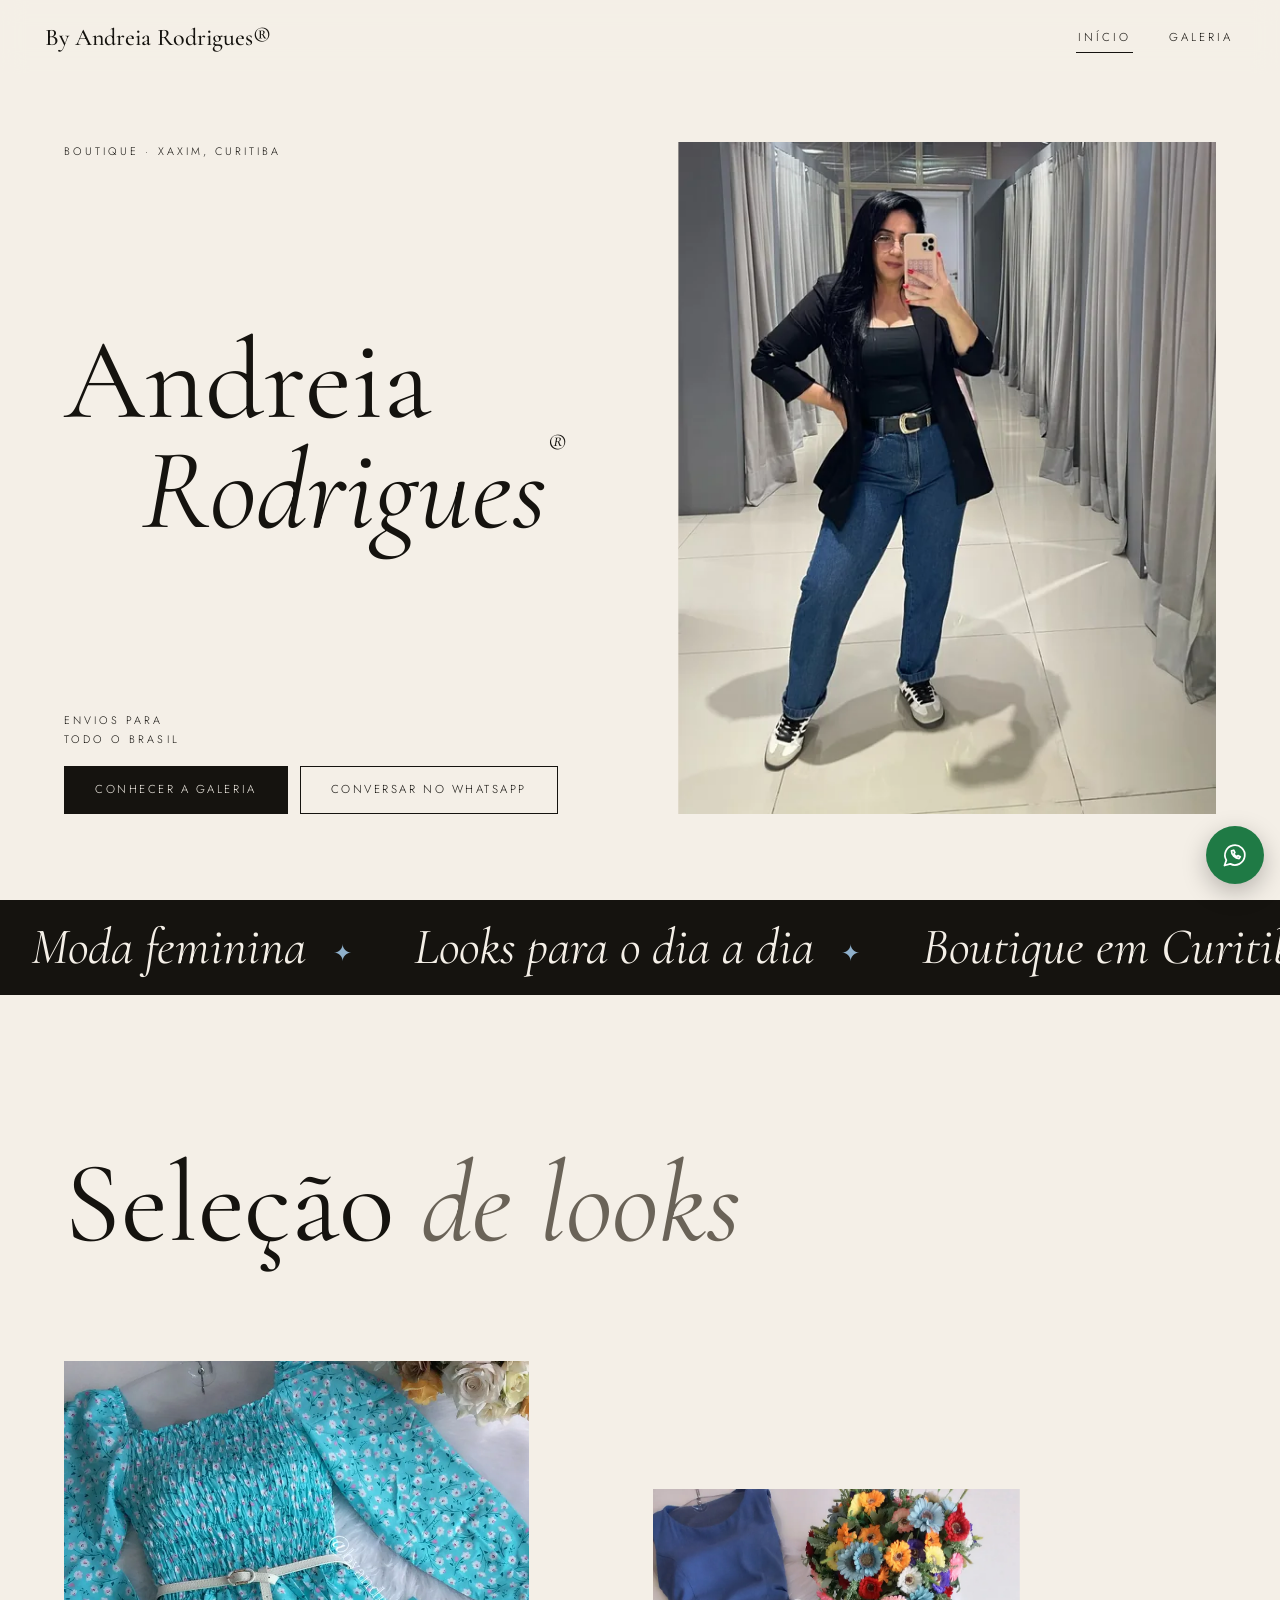
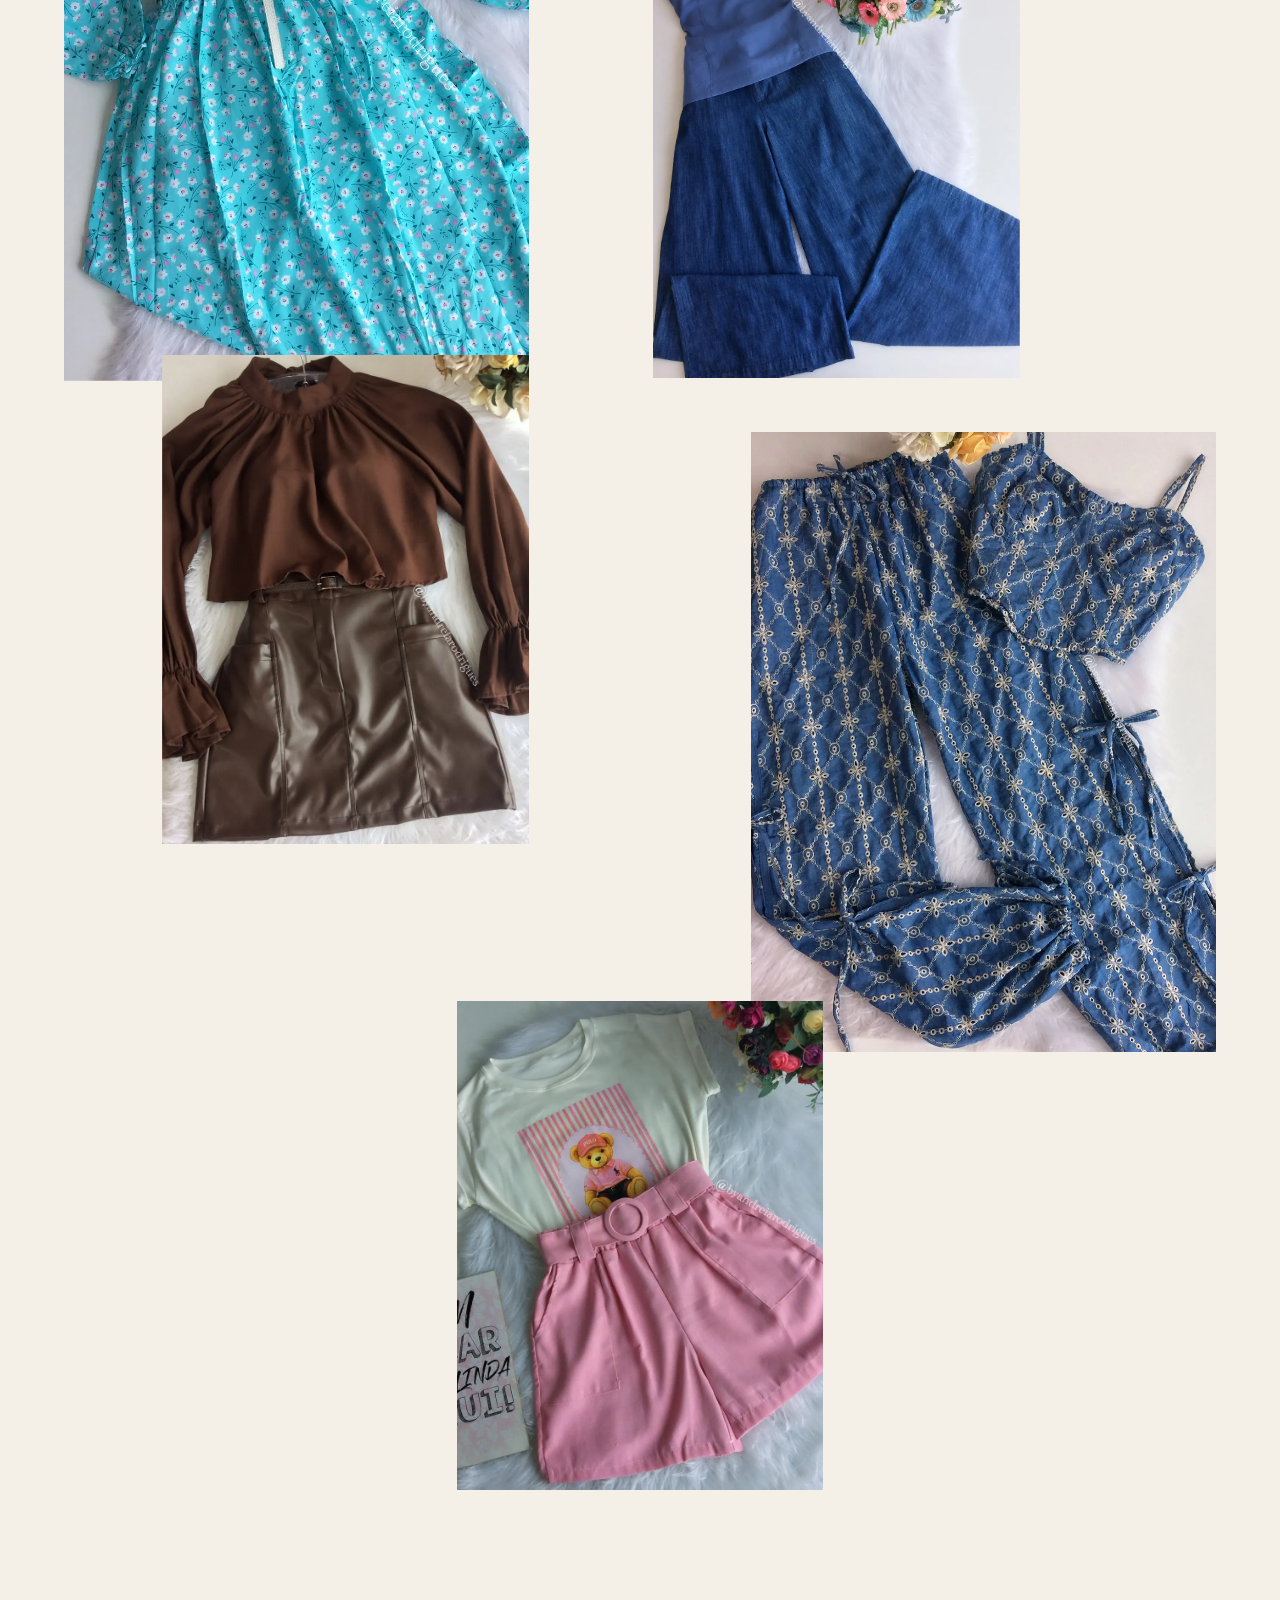
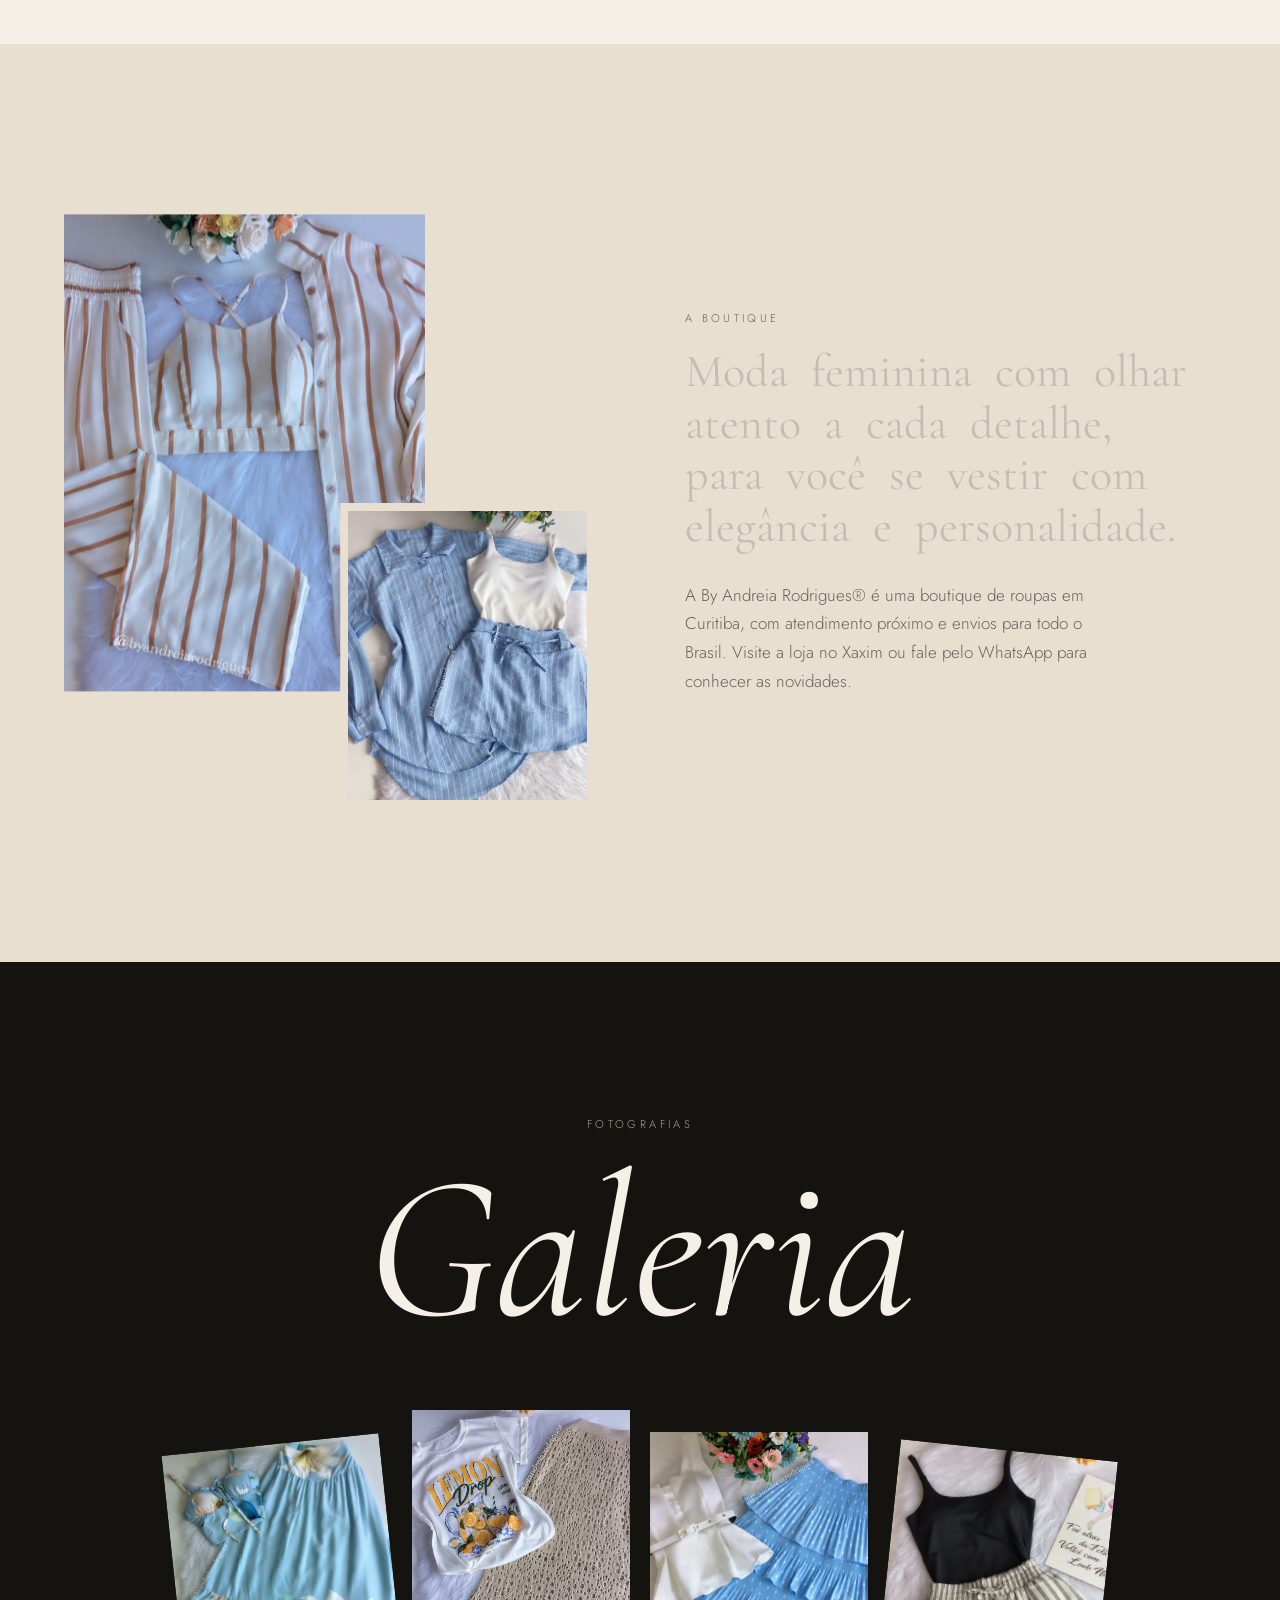
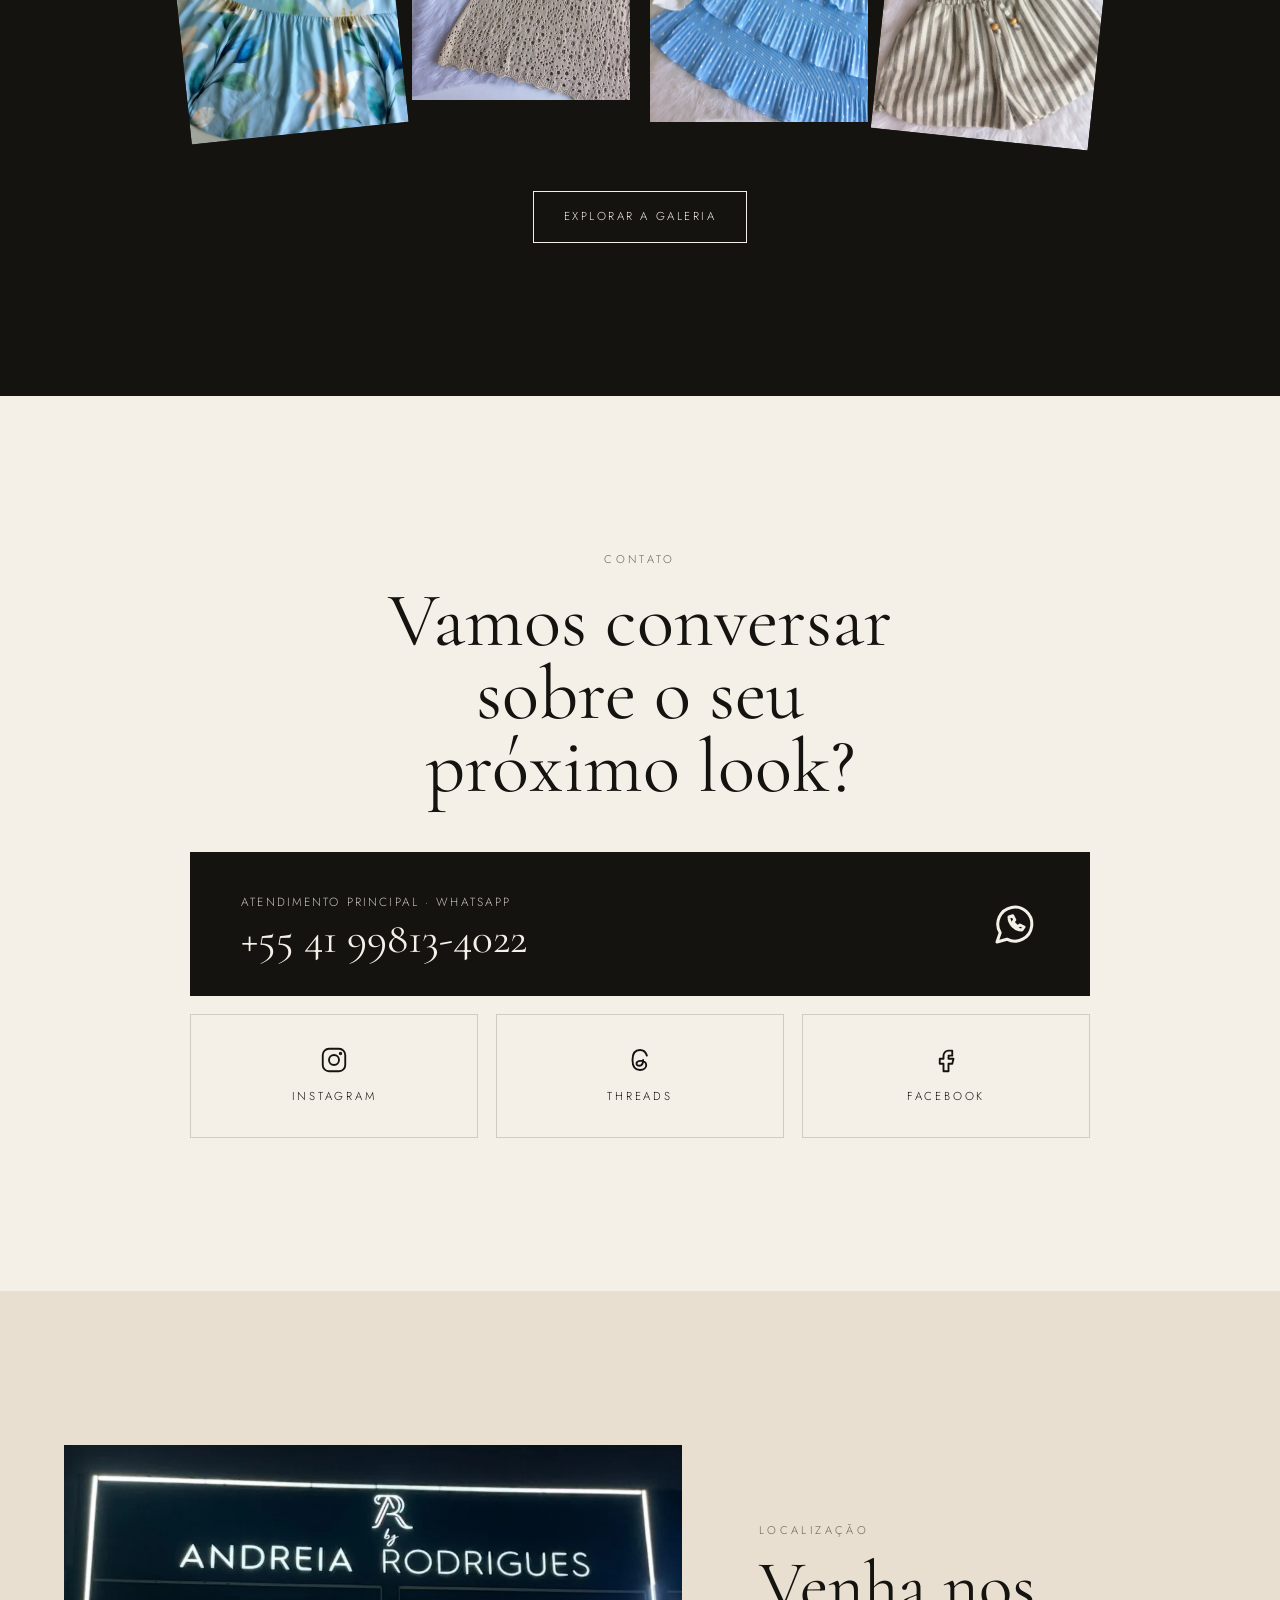
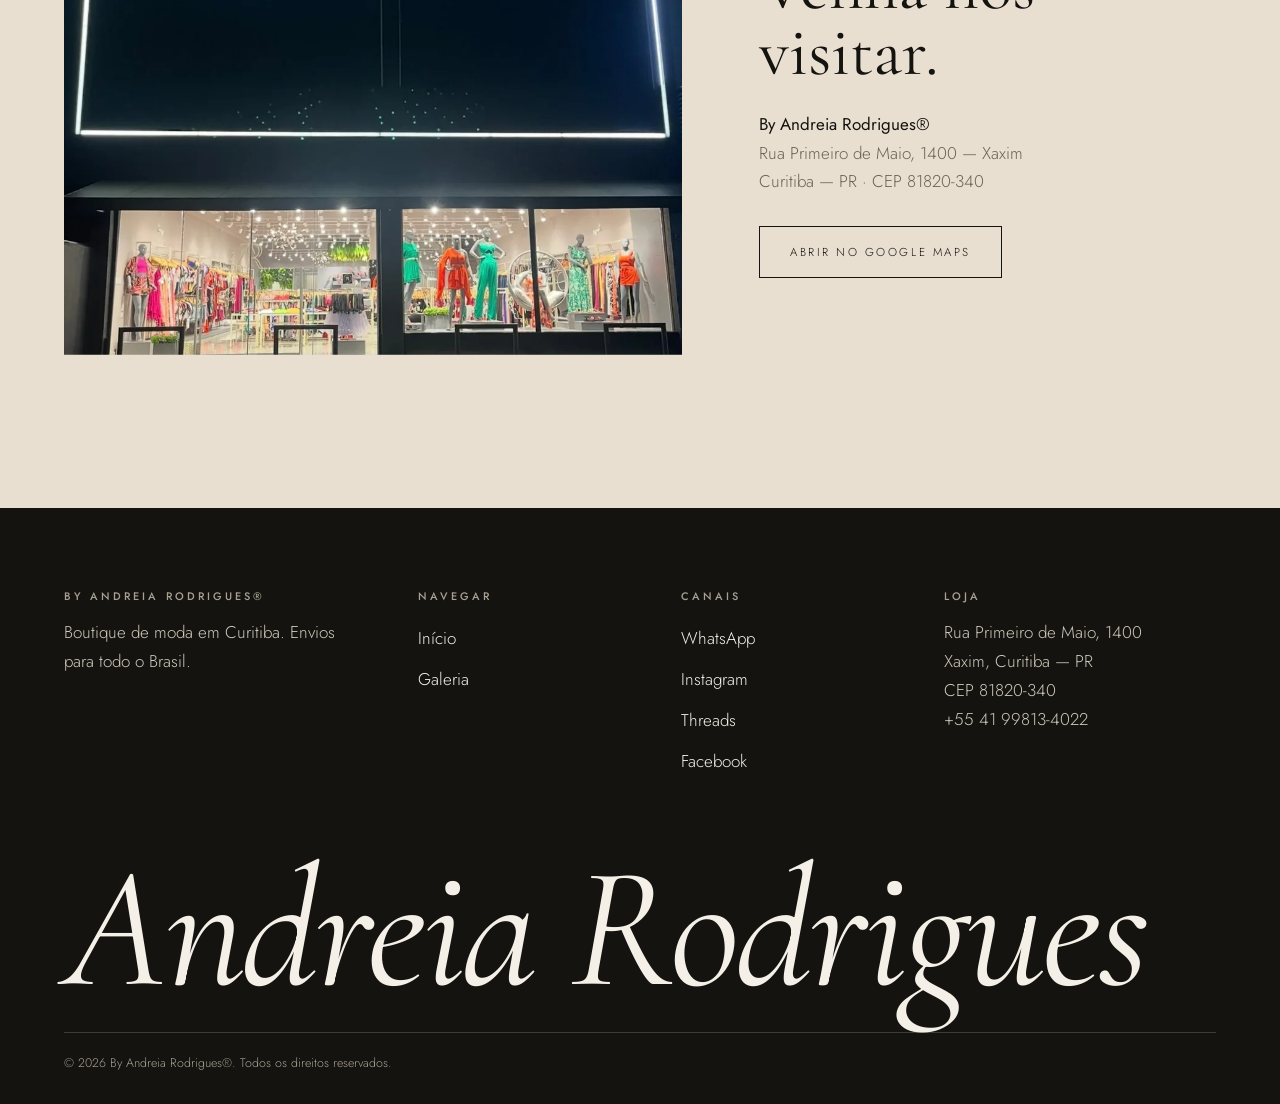
<file: index.html>
<!DOCTYPE html>
<html lang="pt-BR">
<head>
<meta charset="utf-8">
<meta name="viewport" content="width=device-width, initial-scale=1, viewport-fit=cover">
<title>By Andreia Rodrigues® — Boutique em Curitiba</title>
<meta name="description" content="By Andreia Rodrigues®, boutique de moda feminina no Xaxim, Curitiba. Conheça as peças e fale com a loja pelo WhatsApp. Envios para todo o Brasil.">
<meta name="theme-color" content="#15130f">
<meta property="og:title" content="By Andreia Rodrigues® — Boutique em Curitiba"><meta property="og:description" content="By Andreia Rodrigues®, boutique de moda feminina no Xaxim, Curitiba. Conheça as peças e fale com a loja pelo WhatsApp. Envios para todo o Brasil."><meta property="og:type" content="website"><meta property="og:image" content="assets/images/hero/04.webp">
<link rel="preconnect" href="https://fonts.googleapis.com"><link rel="preconnect" href="https://fonts.gstatic.com" crossorigin>
<link href="https://fonts.googleapis.com/css2?family=Cormorant+Garamond:ital,wght@0,400;0,500;1,400&family=Jost:wght@300;400;500&display=swap" rel="stylesheet">
<link rel="preload" as="image" href="assets/images/hero/andreia.webp" imagesrcset="assets/images/hero/andreia-720.webp 720w, assets/images/hero/andreia.webp 1080w" imagesizes="(max-width:900px) 92vw, 44vw">
<script>(function(h,w){h.className+=' js';var B=w.__bar={need:['main','anim']};try{if(sessionStorage.getItem('bar-intro'))h.className+=' no-intro'}catch(e){}setTimeout(function(){var ok=true,k;for(k=0;k<B.need.length;k++)if(!B[B.need[k]])ok=false;if(!ok||(B.need.length>1&&!document.body.classList.contains('ready')))h.className+=' no-anim'},5000)})(document.documentElement,window)</script>
<link rel="stylesheet" href="assets/css/style.css">
<script type="application/ld+json">{"@context":"https://schema.org","@type":"ClothingStore","name":"By Andreia Rodrigues®","telephone":"+55 41 99813-4022","address":{"@type":"PostalAddress","streetAddress":"Rua Primeiro de Maio, 1400","addressLocality":"Curitiba","addressRegion":"PR","postalCode":"81820-340","addressCountry":"BR"},"sameAs":["https://www.instagram.com/byandreiarodrigues/","https://www.threads.com/@byandreiarodrigues","https://www.facebook.com/ByAndreiaRodrigues/"]}</script>
</head>
<body class="home">
<a class="skip" href="#main">Ir para o conteúdo</a>
<div class="cv" aria-hidden="true"></div>
<div id="intro" aria-hidden="true"><div><div class="nm"></div><small>Boutique · Curitiba</small></div></div>
<header><a class="logo" href="index.html" data-pg aria-label="By Andreia Rodrigues, início">By Andreia Rodrigues®</a>
<button class="bg" aria-label="Abrir menu" aria-expanded="false"><i></i><i></i></button>
<nav aria-label="Principal"><a href="index.html" data-pg aria-current="page">Início</a><a href="galeria.html" data-pg>Galeria</a></nav></header>
<main id="main">
<section class="hero" aria-label="Apresentação">
<div class="h-grid">
<p class="h-s a">Boutique · Xaxim, Curitiba</p>
<h1 class="h-name"><span class="sr" style="position:absolute;width:1px;height:1px;overflow:hidden;clip-path:inset(50%)">By </span><span class="ln n1">Andreia</span> <span class="ln n2">Rodrigues<sup>®</sup></span></h1>
<figure class="h-main"><img src="assets/images/hero/andreia.webp" srcset="assets/images/hero/andreia-720.webp 720w, assets/images/hero/andreia.webp 1080w" sizes="(max-width:900px) 92vw, 44vw" width="1080" height="1080" alt="Andreia, da By Andreia Rodrigues, de blazer preto, jeans e tênis, fotografando-se no espelho" loading="eager" decoding="async" fetchpriority="high"></figure>
<div class="h-foot"><p class="h-s d">Envios para<br>todo o Brasil</p>
<div class="h-cta"><a class="btn f" href="galeria.html" data-pg>Conhecer a galeria</a><a class="btn" href="https://wa.me/5541998134022" target="_blank" rel="noopener" style="background:var(--iv)">Conversar no WhatsApp</a></div></div>
</div>
</section>
<div class="mq" aria-hidden="true"><div><span>Moda feminina</span><span>Looks para o dia a dia</span><span>Boutique em Curitiba</span><span>Detalhes que fazem a diferença</span><span>Envios para todo o Brasil</span><span>Xaxim</span><span>Moda feminina</span><span>Looks para o dia a dia</span><span>Boutique em Curitiba</span><span>Detalhes que fazem a diferença</span><span>Envios para todo o Brasil</span><span>Xaxim</span><span>Moda feminina</span><span>Looks para o dia a dia</span><span>Boutique em Curitiba</span><span>Detalhes que fazem a diferença</span><span>Envios para todo o Brasil</span><span>Xaxim</span><span>Moda feminina</span><span>Looks para o dia a dia</span><span>Boutique em Curitiba</span><span>Detalhes que fazem a diferença</span><span>Envios para todo o Brasil</span><span>Xaxim</span></div></div>
<section class="blk looks"><h2 class="rv">Seleção <em>de looks</em></h2>
<div class="mk l1"><img src="assets/images/gallery/06.webp" width="1000" height="1130" alt="Vestido floral turquesa" loading="lazy" decoding="async"></div><div class="mk l2"><img src="assets/images/gallery/02.webp" width="997" height="1300" alt="Conjunto jeans azul" loading="lazy" decoding="async"></div><div class="mk l3"><img src="assets/images/gallery/05.webp" width="1000" height="1119" alt="Blusa e saia marrons" loading="lazy" decoding="async"></div><div class="mk l4"><img src="assets/images/gallery/24.webp" width="1000" height="1207" alt="Conjunto estampado azul" loading="lazy" decoding="async"></div><div class="mk l5"><img src="assets/images/gallery/19.webp" width="1000" height="1156" alt="Camiseta e short rosa" loading="lazy" decoding="async"></div></section>
<section class="blk about" id="loja"><div class="stack"><div class="mk s1" data-speed=".05"><img src="assets/images/gallery/03.webp" width="1000" height="1194" alt="Conjunto listrado em tons neutros" loading="lazy" decoding="async"></div><div class="mk s2"><img src="assets/images/gallery/12.webp" width="1000" height="1182" alt="Conjunto listrado azul" loading="lazy" decoding="async"></div></div>
<div><p class="eb rv">A boutique</p><p class="kin" style="margin-top:18px">Moda feminina com olhar atento a cada detalhe, para você se vestir com elegância e personalidade.</p>
<p class="t rv">A By Andreia Rodrigues® é uma boutique de roupas em Curitiba, com atendimento próximo e envios para todo o Brasil. Visite a loja no Xaxim ou fale pelo WhatsApp para conhecer as novidades.</p></div></section>
<section class="blk cta2"><p class="eb rv" style="color:#a8a093">Fotografias</p><h2 class="rv">Galeria</h2>
<div class="fan"><a href="galeria.html" data-pg tabindex="-1" aria-hidden="true"><img src="assets/images/gallery/16.webp" width="1000" height="1225" alt="Conjunto azul claro com estampa floral" loading="lazy" decoding="async"></a><a href="galeria.html" data-pg tabindex="-1" aria-hidden="true"><img src="assets/images/gallery/18.webp" width="1000" height="1146" alt="Camiseta e saia de crochê" loading="lazy" decoding="async"></a><a href="galeria.html" data-pg tabindex="-1" aria-hidden="true"><img src="assets/images/gallery/20.webp" width="1000" height="1164" alt="Blusa branca e saia azul de babados" loading="lazy" decoding="async"></a><a href="galeria.html" data-pg tabindex="-1" aria-hidden="true"><img src="assets/images/gallery/21.webp" width="1000" height="1165" alt="Regata preta e short listrado" loading="lazy" decoding="async"></a></div>
<a class="btn l" href="galeria.html" data-pg>Explorar a galeria</a></section>
<section class="blk contact" id="contato"><p class="eb rv">Contato</p><h2 class="rv">Vamos conversar sobre o seu próximo look?</h2>
<a class="wa rv" href="https://wa.me/5541998134022" target="_blank" rel="noopener"><span><small>Atendimento principal · WhatsApp</small><b>+55 41 99813-4022</b></span><svg class="ic" viewBox="0 0 24 24" aria-hidden="true"><path d="M3 21l1.6-4.6A8.5 8.5 0 1 1 8 19.6z"/><path d="M9 8.5c0 3.5 3 6.5 6.5 6.5l1-1.5-2-1-1 .8c-1-.4-2-1.4-2.4-2.4l.8-1-1-2z"/></svg></a>
<div class="soc rv"><a href="https://www.instagram.com/byandreiarodrigues/" target="_blank" rel="noopener"><svg class="ic" viewBox="0 0 24 24" aria-hidden="true"><rect x="3" y="3" width="18" height="18" rx="5"/><circle cx="12" cy="12" r="4"/><circle cx="17.2" cy="6.8" r=".6"/></svg>Instagram</a><a href="https://www.threads.com/@byandreiarodrigues" target="_blank" rel="noopener"><svg class="ic" viewBox="0 0 24 24" aria-hidden="true"><path d="M17.5 8.5C16.6 5.6 14.6 4 12 4 8.3 4 6 6.8 6 12s2.3 8 6 8c3 0 5-1.6 5-4 0-2.4-2.2-3.6-5-3.3-1.8.2-2.8 1-2.8 2.2 0 1.100 1 1.800 2.300 1.700 2 0 3-1.800 3-4.600"/></svg>Threads</a><a href="https://www.facebook.com/ByAndreiaRodrigues/" target="_blank" rel="noopener"><svg class="ic" viewBox="0 0 24 24" aria-hidden="true"><path d="M14 8.5h3v-4h-3a4 4 0 0 0-4 4V11H7v4h3v6h4v-6h3l1-4h-4V9.300c0-.5.300-.8 1-.8z"/></svg>Facebook</a></div></section>
<section class="blk loc" id="localizacao"><div class="mk"><img src="assets/images/details/01.webp" width="1000" height="1000" alt="Fachada da loja By Andreia Rodrigues com letreiro iluminado" loading="lazy" decoding="async"></div>
<div><p class="eb rv">Localização</p><h2 class="rv">Venha nos visitar.</h2><address class="rv"><b>By Andreia Rodrigues®</b><br>Rua Primeiro de Maio, 1400 — Xaxim<br>Curitiba — PR · CEP 81820-340</address>
<a class="btn rv" href="https://www.google.com/maps/search/?api=1&query=Rua+Primeiro+de+Maio+1400+Xaxim+Curitiba+PR+81820-340" target="_blank" rel="noopener">Abrir no Google Maps</a></div></section></main>
<footer><div class="fg">
<div><h3>By Andreia Rodrigues®</h3><p style="color:#cfc8bb;max-width:28ch">Boutique de moda em Curitiba. Envios para todo o Brasil.</p></div>
<div><h3>Navegar</h3><ul><li><a href="index.html">Início</a></li><li><a href="galeria.html">Galeria</a></li></ul></div>
<div><h3>Canais</h3><ul><li><a href="https://wa.me/5541998134022" target="_blank" rel="noopener">WhatsApp</a></li><li><a href="https://www.instagram.com/byandreiarodrigues/" target="_blank" rel="noopener">Instagram</a></li><li><a href="https://www.threads.com/@byandreiarodrigues" target="_blank" rel="noopener">Threads</a></li><li><a href="https://www.facebook.com/ByAndreiaRodrigues/" target="_blank" rel="noopener">Facebook</a></li></ul></div>
<div><h3>Loja</h3><address>Rua Primeiro de Maio, 1400<br>Xaxim, Curitiba — PR<br>CEP 81820-340<br>+55 41 99813-4022</address></div></div>
<div class="wm" aria-hidden="true"> Andreia Rodrigues</div>
<div class="copy">© <span id="yr">2026</span> By Andreia Rodrigues®. Todos os direitos reservados.</div></footer>
<a class="fab" href="https://wa.me/5541998134022" target="_blank" rel="noopener" aria-label="Conversar no WhatsApp"><svg class="ic" viewBox="0 0 24 24" aria-hidden="true"><path d="M3 21l1.6-4.6A8.5 8.5 0 1 1 8 19.6z"/><path d="M9 8.5c0 3.5 3 6.5 6.5 6.5l1-1.5-2-1-1 .8c-1-.4-2-1.4-2.4-2.4l.8-1-1-2z"/></svg></a>
<button class="top" aria-label="Voltar ao topo">↑</button>
<script src="assets/js/main.js" defer></script>
<script src="assets/js/animations.js" defer></script>
</body></html>
</file>
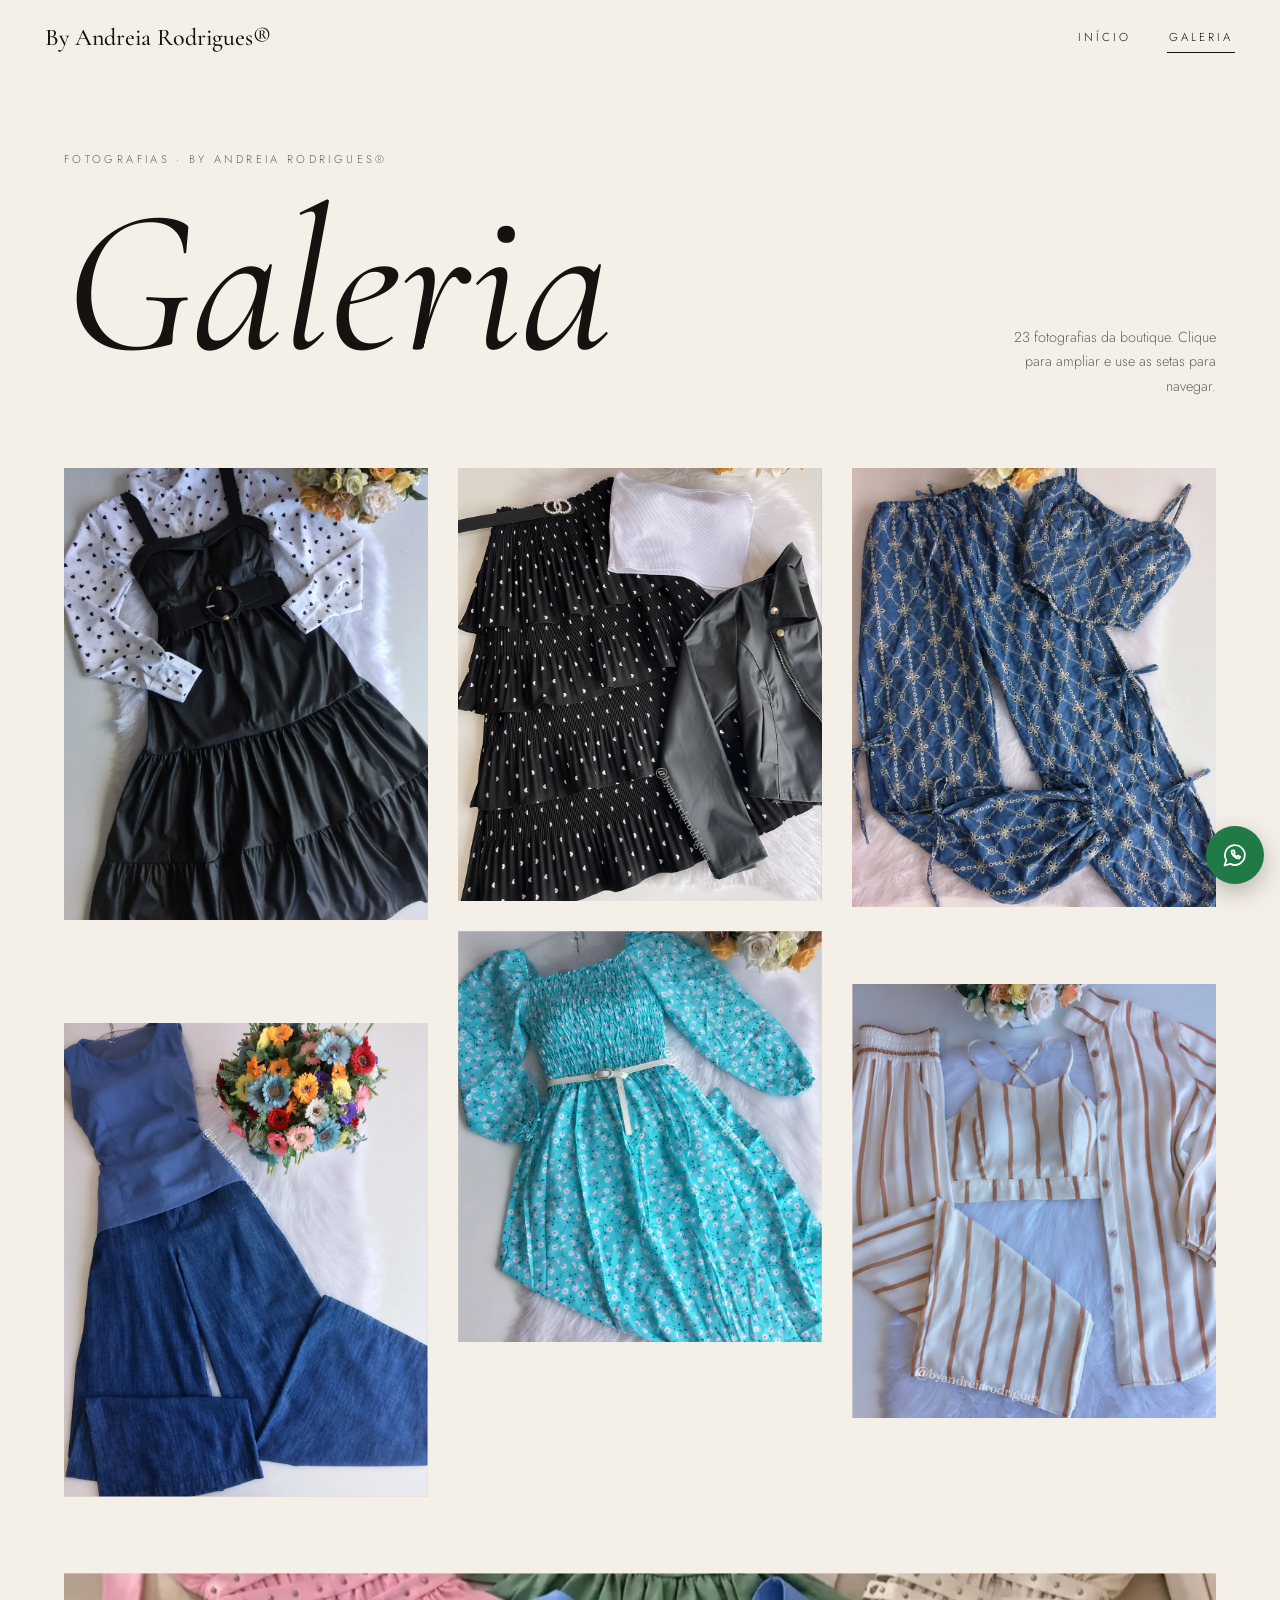
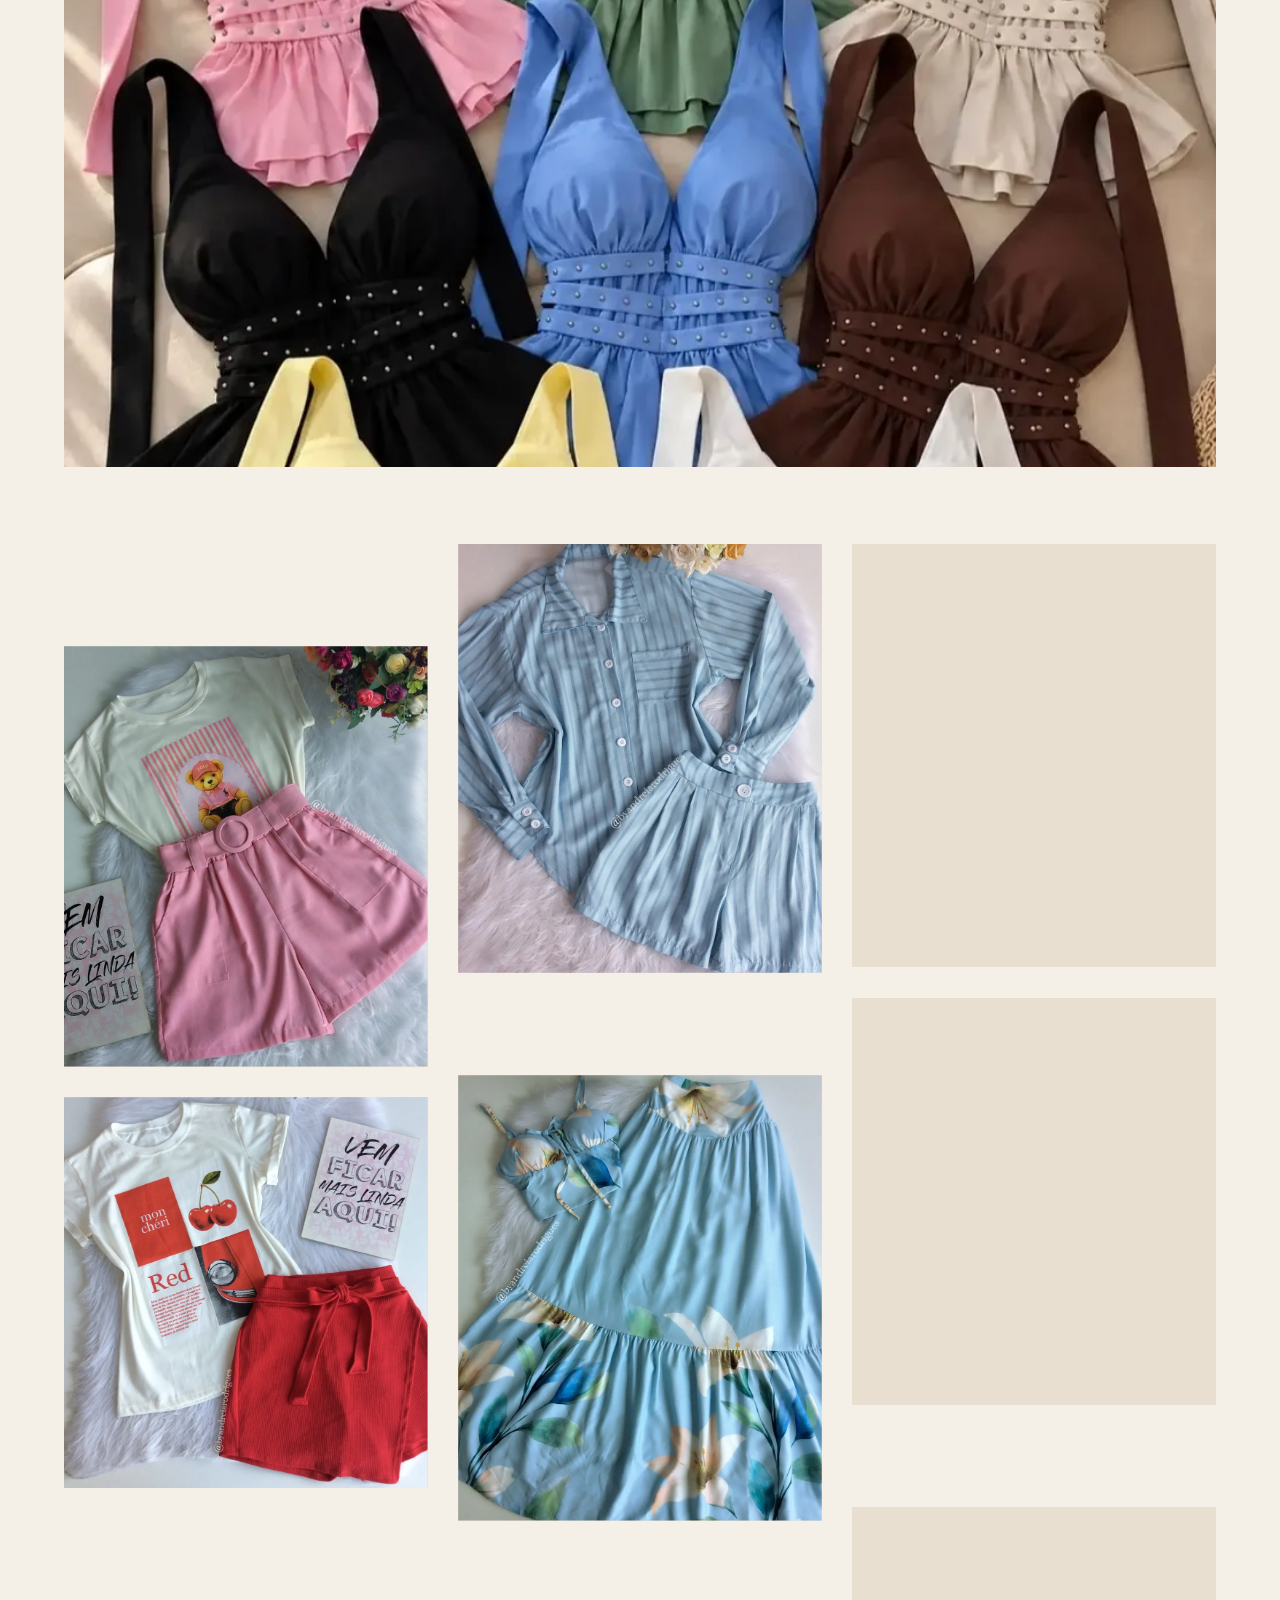
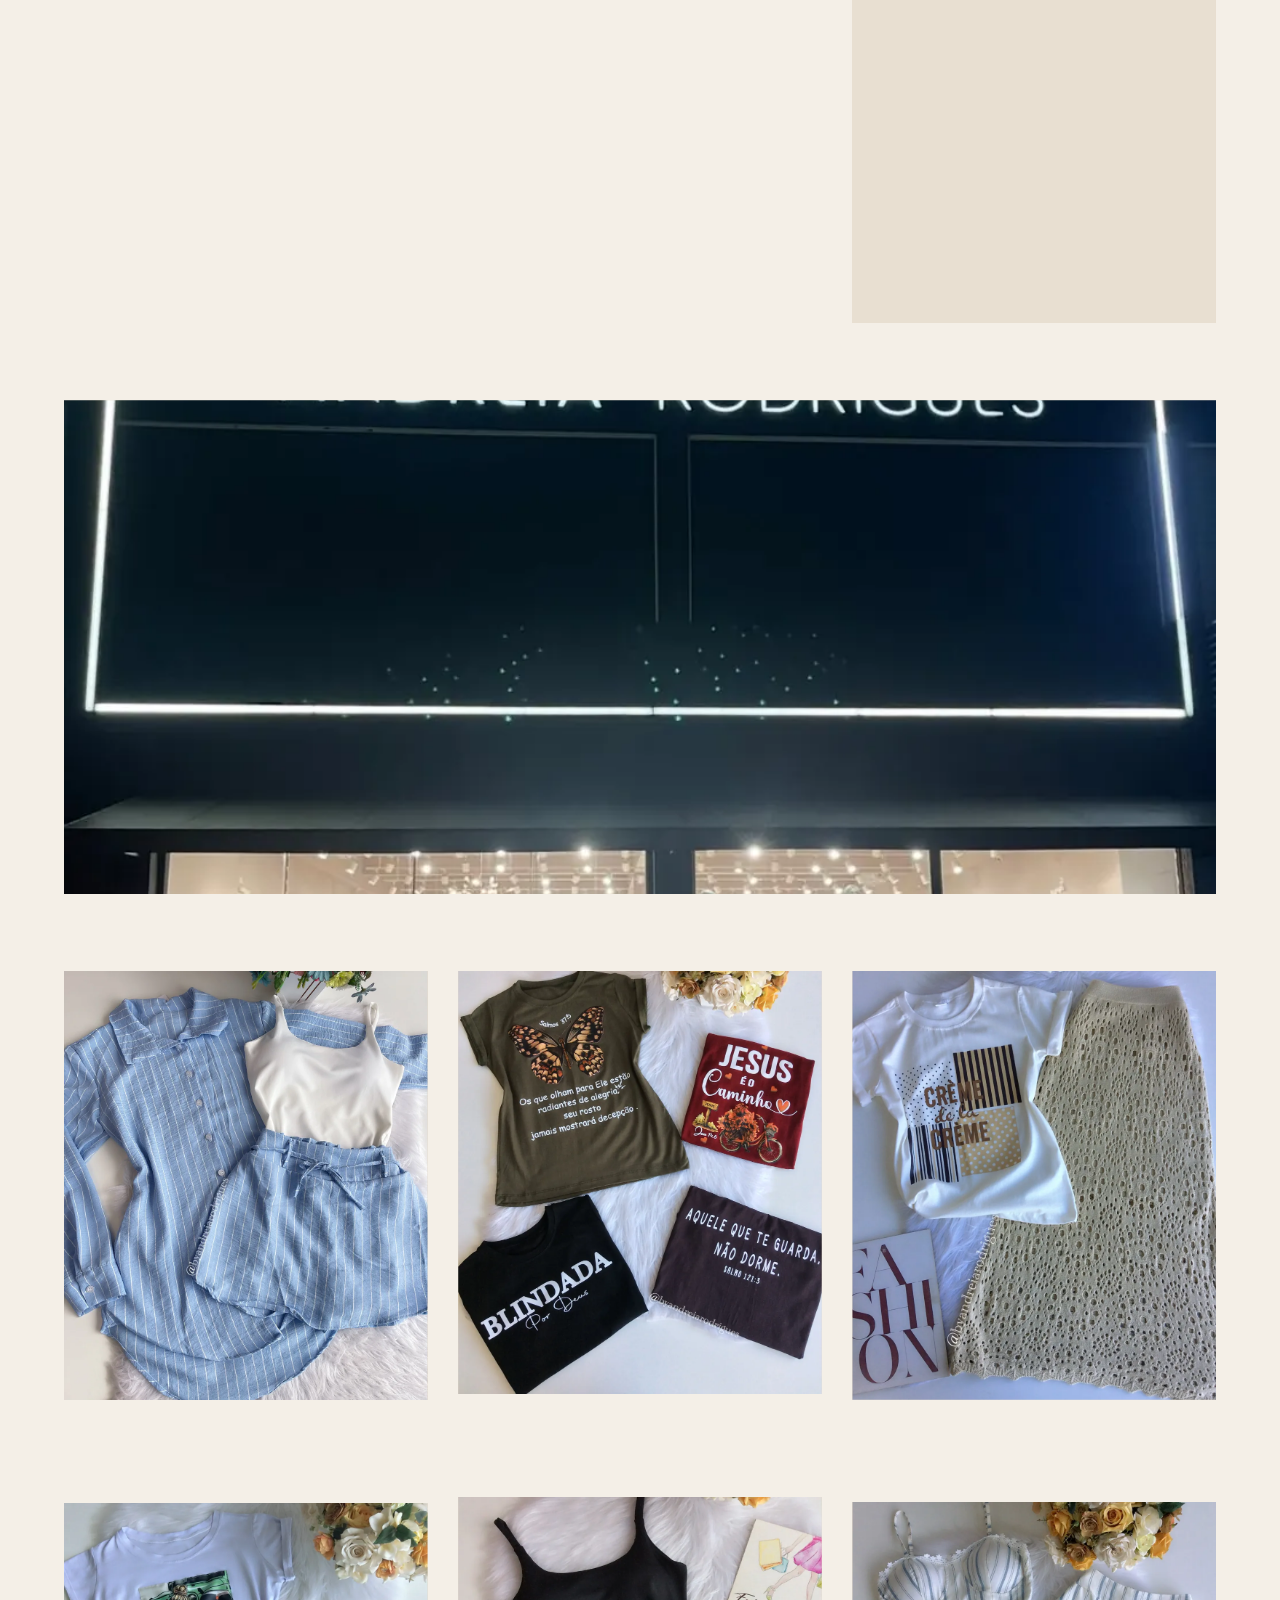
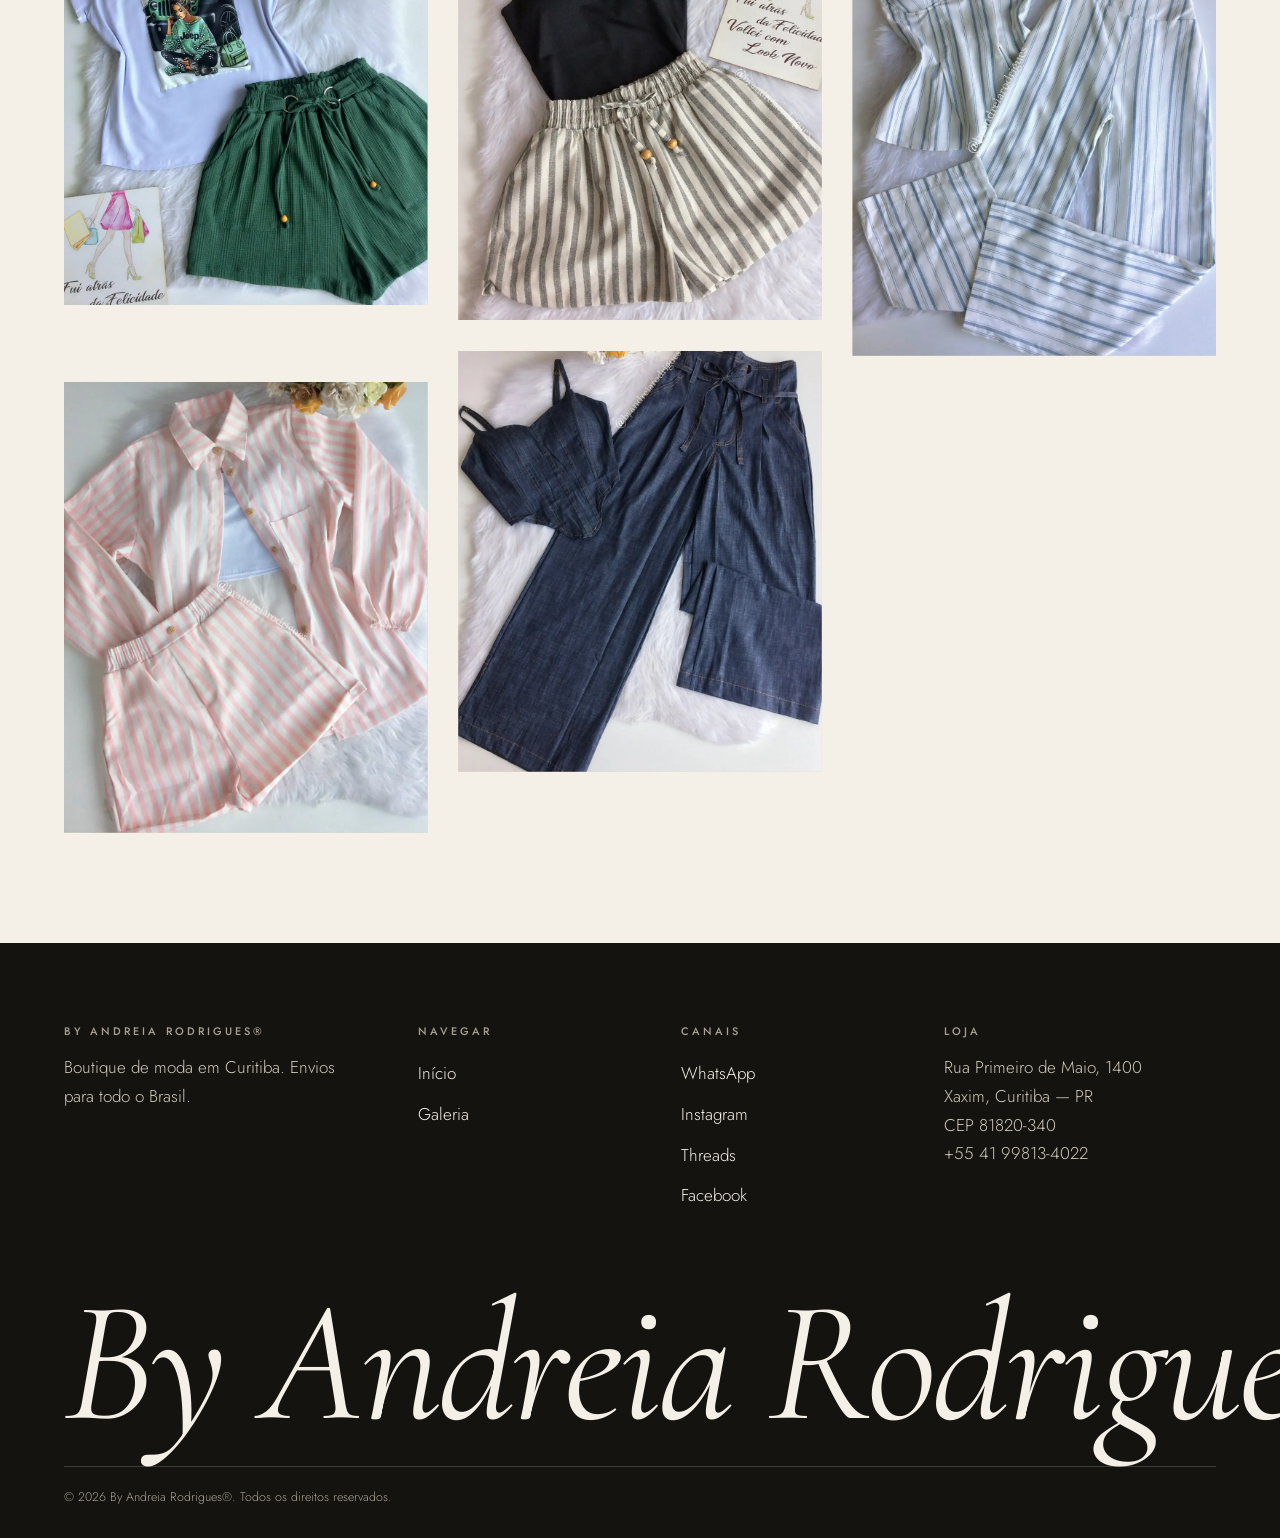
<file: galeria.html>
<!DOCTYPE html>
<html lang="pt-BR">
<head>
<meta charset="utf-8">
<meta name="viewport" content="width=device-width, initial-scale=1, viewport-fit=cover">
<title>Galeria — By Andreia Rodrigues®</title>
<meta name="description" content="Fotografias da boutique By Andreia Rodrigues®, em Curitiba: looks, conjuntos e detalhes.">
<meta name="theme-color" content="#15130f">
<meta property="og:title" content="Galeria — By Andreia Rodrigues®"><meta property="og:description" content="Fotografias da boutique By Andreia Rodrigues®, em Curitiba: looks, conjuntos e detalhes."><meta property="og:type" content="website"><meta property="og:image" content="assets/images/hero/04.webp">
<link rel="preconnect" href="https://fonts.googleapis.com"><link rel="preconnect" href="https://fonts.gstatic.com" crossorigin>
<link href="https://fonts.googleapis.com/css2?family=Cormorant+Garamond:ital,wght@0,400;0,500;1,400&family=Jost:wght@300;400;500&display=swap" rel="stylesheet">

<script>(function(h,w){h.className+=' js';var B=w.__bar={need:['main','anim','gal']};try{if(sessionStorage.getItem('bar-intro'))h.className+=' no-intro'}catch(e){}setTimeout(function(){var ok=true,k;for(k=0;k<B.need.length;k++)if(!B[B.need[k]])ok=false;if(!ok||(B.need.length>1&&!document.body.classList.contains('ready')))h.className+=' no-anim'},5000)})(document.documentElement,window)</script>
<link rel="stylesheet" href="assets/css/style.css"><link rel="stylesheet" href="assets/css/gallery.css">
<script type="application/ld+json">{"@context":"https://schema.org","@type":"ClothingStore","name":"By Andreia Rodrigues®","telephone":"+55 41 99813-4022","address":{"@type":"PostalAddress","streetAddress":"Rua Primeiro de Maio, 1400","addressLocality":"Curitiba","addressRegion":"PR","postalCode":"81820-340","addressCountry":"BR"},"sameAs":["https://www.instagram.com/byandreiarodrigues/","https://www.threads.com/@byandreiarodrigues","https://www.facebook.com/ByAndreiaRodrigues/"]}</script>
</head>
<body>
<a class="skip" href="#main">Ir para o conteúdo</a>
<div class="cv" aria-hidden="true"></div>
<header><a class="logo" href="index.html" data-pg aria-label="By Andreia Rodrigues, início">By Andreia Rodrigues®</a>
<button class="bg" aria-label="Abrir menu" aria-expanded="false"><i></i><i></i></button>
<nav aria-label="Principal"><a href="index.html" data-pg>Início</a><a href="galeria.html" data-pg aria-current="page">Galeria</a></nav></header>
<main id="main"><div class="gh"><div><p class="eb">Fotografias · By Andreia Rodrigues®</p><h1 class="kin">Galeria</h1></div><p class="n">23 fotografias da boutique. Clique para ampliar e use as setas para navegar.</p></div>
<div class="mas"><figure><button data-n="01" aria-label="Ampliar: Vestido preto com camisa de poá"><span class="mk"><img src="assets/images/gallery/04.webp" width="1000" height="1243" alt="Vestido preto com camisa de poá" loading="eager" decoding="async"></span></button></figure>
<figure><button data-n="02" aria-label="Ampliar: Conjunto jeans azul"><span class="mk"><img src="assets/images/gallery/02.webp" width="997" height="1300" alt="Conjunto jeans azul" loading="eager" decoding="async"></span></button></figure>
<figure><button data-n="03" aria-label="Ampliar: Saia de poá com jaqueta preta"><span class="mk"><img src="assets/images/gallery/13.webp" width="1000" height="1189" alt="Saia de poá com jaqueta preta" loading="eager" decoding="async"></span></button></figure>
<figure><button data-n="04" aria-label="Ampliar: Vestido floral turquesa"><span class="mk"><img src="assets/images/gallery/06.webp" width="1000" height="1130" alt="Vestido floral turquesa" loading="lazy" decoding="async"></span></button></figure>
<figure><button data-n="05" aria-label="Ampliar: Conjunto estampado azul"><span class="mk"><img src="assets/images/gallery/24.webp" width="1000" height="1207" alt="Conjunto estampado azul" loading="lazy" decoding="async"></span></button></figure>
<figure><button data-n="06" aria-label="Ampliar: Conjunto listrado em tons neutros"><span class="mk"><img src="assets/images/gallery/03.webp" width="1000" height="1194" alt="Conjunto listrado em tons neutros" loading="lazy" decoding="async"></span></button></figure>
<figure class="wide"><button data-n="07" aria-label="Ampliar: Regatas em várias cores"><span class="mk"><img src="assets/images/gallery/11.webp" width="1000" height="1111" alt="Regatas em várias cores" loading="lazy" decoding="async"></span></button></figure>
<figure><button data-n="08" aria-label="Ampliar: Camiseta e short rosa"><span class="mk"><img src="assets/images/gallery/19.webp" width="1000" height="1156" alt="Camiseta e short rosa" loading="lazy" decoding="async"></span></button></figure>
<figure><button data-n="09" aria-label="Ampliar: Camiseta e short vermelho"><span class="mk"><img src="assets/images/gallery/15.webp" width="1000" height="1075" alt="Camiseta e short vermelho" loading="lazy" decoding="async"></span></button></figure>
<figure><button data-n="10" aria-label="Ampliar: Conjunto listrado azul claro"><span class="mk"><img src="assets/images/gallery/25.webp" width="1000" height="1180" alt="Conjunto listrado azul claro" loading="lazy" decoding="async"></span></button></figure>
<figure><button data-n="11" aria-label="Ampliar: Conjunto azul claro com estampa floral"><span class="mk"><img src="assets/images/gallery/16.webp" width="1000" height="1225" alt="Conjunto azul claro com estampa floral" loading="lazy" decoding="async"></span></button></figure>
<figure><button data-n="12" aria-label="Ampliar: Blusa branca e saia azul de babados"><span class="mk"><img src="assets/images/gallery/20.webp" width="1000" height="1164" alt="Blusa branca e saia azul de babados" loading="lazy" decoding="async"></span></button></figure>
<figure><button data-n="13" aria-label="Ampliar: Blusa e saia marrons"><span class="mk"><img src="assets/images/gallery/05.webp" width="1000" height="1119" alt="Blusa e saia marrons" loading="lazy" decoding="async"></span></button></figure>
<figure><button data-n="14" aria-label="Ampliar: Camiseta e saia de crochê"><span class="mk"><img src="assets/images/gallery/18.webp" width="1000" height="1146" alt="Camiseta e saia de crochê" loading="lazy" decoding="async"></span></button></figure>
<figure class="wide"><button data-n="15" aria-label="Ampliar: Fachada da loja By Andreia Rodrigues com letreiro iluminado"><span class="mk"><img src="assets/images/gallery/01.webp" width="1000" height="1000" alt="Fachada da loja By Andreia Rodrigues com letreiro iluminado" loading="lazy" decoding="async"></span></button></figure>
<figure><button data-n="16" aria-label="Ampliar: Conjunto listrado azul"><span class="mk"><img src="assets/images/gallery/12.webp" width="1000" height="1182" alt="Conjunto listrado azul" loading="lazy" decoding="async"></span></button></figure>
<figure><button data-n="17" aria-label="Ampliar: Camiseta e short verde"><span class="mk"><img src="assets/images/gallery/22.webp" width="1000" height="1107" alt="Camiseta e short verde" loading="lazy" decoding="async"></span></button></figure>
<figure><button data-n="18" aria-label="Ampliar: Conjunto listrado rosa"><span class="mk"><img src="assets/images/gallery/07.webp" width="1000" height="1240" alt="Conjunto listrado rosa" loading="lazy" decoding="async"></span></button></figure>
<figure><button data-n="19" aria-label="Ampliar: Camisetas estampadas"><span class="mk"><img src="assets/images/gallery/17.webp" width="1000" height="1165" alt="Camisetas estampadas" loading="lazy" decoding="async"></span></button></figure>
<figure><button data-n="20" aria-label="Ampliar: Regata preta e short listrado"><span class="mk"><img src="assets/images/gallery/21.webp" width="1000" height="1165" alt="Regata preta e short listrado" loading="lazy" decoding="async"></span></button></figure>
<figure><button data-n="21" aria-label="Ampliar: Top e calça jeans escuros"><span class="mk"><img src="assets/images/gallery/14.webp" width="1000" height="1158" alt="Top e calça jeans escuros" loading="lazy" decoding="async"></span></button></figure>
<figure><button data-n="22" aria-label="Ampliar: Camiseta e saia de crochê bege"><span class="mk"><img src="assets/images/gallery/23.webp" width="1000" height="1180" alt="Camiseta e saia de crochê bege" loading="lazy" decoding="async"></span></button></figure>
<figure><button data-n="23" aria-label="Ampliar: Conjunto listrado verde e branco"><span class="mk"><img src="assets/images/gallery/08.webp" width="1000" height="1248" alt="Conjunto listrado verde e branco" loading="lazy" decoding="async"></span></button></figure>
</div>
<div id="lb" role="dialog" aria-modal="true" aria-label="Visualizador de fotografias"><button class="x" aria-label="Fechar">✕</button><button class="pv" aria-label="Foto anterior">←</button><img alt="" decoding="async"><button class="nx" aria-label="Próxima foto">→</button><div class="ct" aria-live="polite"></div></div></main>
<footer><div class="fg">
<div><h3>By Andreia Rodrigues®</h3><p style="color:#cfc8bb;max-width:28ch">Boutique de moda em Curitiba. Envios para todo o Brasil.</p></div>
<div><h3>Navegar</h3><ul><li><a href="index.html">Início</a></li><li><a href="galeria.html">Galeria</a></li></ul></div>
<div><h3>Canais</h3><ul><li><a href="https://wa.me/5541998134022" target="_blank" rel="noopener">WhatsApp</a></li><li><a href="https://www.instagram.com/byandreiarodrigues/" target="_blank" rel="noopener">Instagram</a></li><li><a href="https://www.threads.com/@byandreiarodrigues" target="_blank" rel="noopener">Threads</a></li><li><a href="https://www.facebook.com/ByAndreiaRodrigues/" target="_blank" rel="noopener">Facebook</a></li></ul></div>
<div><h3>Loja</h3><address>Rua Primeiro de Maio, 1400<br>Xaxim, Curitiba — PR<br>CEP 81820-340<br>+55 41 99813-4022</address></div></div>
<div class="wm" aria-hidden="true">By Andreia Rodrigues</div>
<div class="copy">© <span id="yr">2026</span> By Andreia Rodrigues®. Todos os direitos reservados.</div></footer>
<a class="fab" href="https://wa.me/5541998134022" target="_blank" rel="noopener" aria-label="Conversar no WhatsApp"><svg class="ic" viewBox="0 0 24 24" aria-hidden="true"><path d="M3 21l1.6-4.6A8.5 8.5 0 1 1 8 19.6z"/><path d="M9 8.5c0 3.5 3 6.5 6.5 6.5l1-1.5-2-1-1 .8c-1-.4-2-1.4-2.4-2.4l.8-1-1-2z"/></svg></a>
<button class="top" aria-label="Voltar ao topo">↑</button>
<script src="assets/js/main.js" defer></script>
<script src="assets/js/animations.js" defer></script>
<script src="assets/js/gallery.js" defer></script>
</body></html>
</file>
<file: assets/css/style.css>
:root{--vh:1vh;--iv:#f4efe7;--sand:#e8dfd1;--ink:#15130f;--mut:#6a6358;--blue:#8fb0cb;--line:rgba(21,19,15,.16);--serif:"Cormorant Garamond","Times New Roman",serif;--sans:"Jost","Helvetica Neue",Arial,sans-serif;--ease:cubic-bezier(.2,.7,.2,1);--x:cubic-bezier(.77,0,.18,1)}
@supports (height:1svh){:root{--vh:1svh}}
*,*::before,*::after{box-sizing:border-box}
html{scroll-padding-top:90px;-webkit-text-size-adjust:100%}
body{margin:0;background:var(--iv);color:var(--ink);font:300 17px/1.7 var(--sans);overflow-x:hidden}
html.lock{overflow:hidden;scrollbar-gutter:stable}body.lock{overflow:hidden}
img{display:block;max-width:100%;height:auto}a{color:inherit}
h1,h2,h3,p{margin:0}h1,h2{font-family:var(--serif);font-weight:400;line-height:.95}
:focus-visible{outline:2px solid var(--blue);outline-offset:3px}
.skip{position:absolute;left:-999px;top:8px;background:var(--ink);color:var(--iv);padding:8px 14px;z-index:200}.skip:focus{left:8px}
.eb{font-size:.7rem;letter-spacing:.3em;text-transform:uppercase;color:var(--mut)}
.cv{position:fixed;top:0;left:0;right:0;bottom:0;inset:0;z-index:150;background:var(--ink);pointer-events:none;animation:cvIn .9s var(--x) .05s forwards}
.cv.go{animation:cvOut .6s var(--x) forwards;pointer-events:all}
@keyframes cvIn{to{transform:translateY(-100%)}}@keyframes cvOut{from{transform:translateY(100%)}to{transform:none}}
header{position:fixed;top:0;left:0;right:0;z-index:60;display:flex;justify-content:space-between;align-items:center;padding:calc(14px + env(safe-area-inset-top,0px)) clamp(18px,3.5vw,52px) 12px;background:rgba(244,239,231,.82);-webkit-backdrop-filter:blur(12px);backdrop-filter:blur(12px)}
.logo{font:500 1.5rem var(--serif);text-decoration:none}
nav{display:flex;gap:34px}
nav a{font-size:.72rem;letter-spacing:.26em;text-transform:uppercase;text-decoration:none;padding:14px 2px;position:relative}
nav a::after{content:"";position:absolute;left:0;bottom:9px;height:1px;width:100%;background:currentColor;transform:scaleX(0);transform-origin:right;transition:transform .5s var(--x)}
nav a:hover::after,nav a[aria-current="page"]::after{transform:scaleX(1);transform-origin:left}
.bg{display:none;background:none;border:0;color:inherit;width:48px;height:48px;cursor:pointer}.bg i{display:block;width:24px;height:1px;background:currentColor;margin:7px auto;transition:.4s}
.btn{display:inline-flex;align-items:center;justify-content:center;min-height:52px;padding:0 30px;border:1px solid var(--ink);font-size:.72rem;letter-spacing:.22em;text-transform:uppercase;text-decoration:none;position:relative;overflow:hidden;isolation:isolate;transition:color .5s;background:none;color:var(--ink);cursor:pointer}
.btn::before{content:"";position:absolute;inset:0;background:var(--ink);transform:translateY(101%);transition:transform .5s var(--x);z-index:-1}
.btn:hover{color:var(--iv)}.btn:hover::before{transform:none}
.btn.f{background:var(--ink);color:var(--iv)}.btn.f::before{background:var(--blue)}.btn.f:hover{color:var(--ink)}
.btn.l{border-color:var(--iv);color:var(--iv)}.btn.l::before{background:var(--iv)}.btn.l:hover{color:var(--ink)}
.rv{transition:opacity 1.1s,transform 1.1s var(--ease)}.js .rv{opacity:0;transform:translateY(40px)}.js .rv.in{opacity:1;transform:none}
.mk{overflow:hidden;transition:clip-path 1.4s var(--x)}.js .mk{clip-path:inset(0 0 100% 0)}.js .mk.in{clip-path:inset(0)}.js .mk.in.done{clip-path:none;transition:none}
.mk img{width:100%;height:100%;object-fit:cover;transition:transform 1.8s var(--ease)}.js .mk img{transform:scale(1.25)}.js .mk.in img{transform:scale(1)}
@media (hover:hover){.mk:hover img,.js .mk.in:hover img{transform:scale(1.05)}}
.img-err{background:var(--sand)}img.is-err{opacity:0}
/* ===== v3.1: nova Hero editorial (foto da Andreia + título em hierarquia) ===== */
.hero{--hh:max(calc(100*var(--vh)),620px);position:relative;min-height:var(--hh);background:var(--iv);overflow:hidden;padding:max(84px,calc(72px + env(safe-area-inset-top,0px))) max(20px,5vw) calc(24px + env(safe-area-inset-bottom,0px))}
.h-grid{display:flex;flex-direction:column;max-width:1500px;margin:0 auto}
.h-s{font-size:.68rem;letter-spacing:.28em;text-transform:uppercase;line-height:1.7;transition:opacity 1s .9s}.js .h-s{opacity:0}.ready .h-s{opacity:1}
.h-s.a{margin-bottom:12px}.h-s.d{display:none}
.h-name{font-family:var(--serif);font-weight:400;line-height:.95;font-size:min(15.5vw,88px);margin:0 0 18px}
.h-name .ln{display:block;white-space:nowrap;transition:opacity 1.2s var(--ease),transform 1.5s var(--ease)}
.h-name .n1{transition-delay:.55s}.h-name .n2{font-style:italic;padding-left:min(12vw,72px);transition-delay:.8s}
.h-name sup{font-size:.22em;vertical-align:top;line-height:0;position:relative;top:.35em}
.js .h-name .ln{opacity:0;transform:translateY(.35em)}.ready .h-name .ln{opacity:1;transform:none}
.h-main{position:relative;margin:0 0 20px;align-self:flex-end;width:max(72%,min(100%,calc((var(--hh) - 405px)*.8)));aspect-ratio:4/5;overflow:hidden;background:var(--sand);transition:clip-path 1.7s var(--x) .15s}
.h-main img{width:100%;height:100%;object-fit:cover;object-position:0 50%;transition:transform 2.6s var(--ease) .15s}
.js .h-main{clip-path:inset(100% 0 0 0)}.js .h-main img{transform:scale(1.12)}
.js.ready .h-main,.ready .h-main{clip-path:inset(0)}.ready .h-main img{transform:none}.h-done .h-main{clip-path:none;transition:none}
.h-foot{display:flex;flex-direction:column}
.h-cta{display:flex;flex-direction:column;gap:12px;transition:opacity 1s 1.3s}.js .h-cta{opacity:0}.ready .h-cta{opacity:1}.h-cta .btn{min-height:48px}
@media (min-width:901px),(min-width:640px) and (orientation:landscape){
.hero{display:flex;align-items:center;padding-top:104px;padding-bottom:48px}
.h-grid{display:grid;width:100%;grid-template-columns:minmax(0,1fr) auto;grid-template-rows:auto 1fr auto;column-gap:5vw}
.h-s.a{grid-column:1;grid-row:1;margin:0}.h-name{grid-column:1;grid-row:2;align-self:center;font-size:min(9vw,calc(var(--hh)*.2),140px);margin:0}
.h-name .n2{padding-left:min(6vw,96px)}
.h-main{grid-column:2;grid-row:1/4;align-self:center;margin:0;width:min(42vw,calc((var(--hh) - 160px)*.8))}
.h-foot{grid-column:1;grid-row:3}.h-s.d{display:block;margin-bottom:18px}
.h-cta{flex-direction:row;flex-wrap:wrap}}
.mq{overflow:hidden;background:var(--ink);color:var(--iv);padding:22px 0;white-space:nowrap}
.mq div{display:inline-flex;animation:mq 42s linear infinite}.mq:hover div{animation-play-state:paused}
.mq span{font:italic 400 clamp(1.8rem,4vw,3.2rem)/1 var(--serif);padding:0 .6em}.mq span::after{content:"✦";font:normal .45em var(--sans);color:var(--blue);margin-left:1.2em;vertical-align:middle}
@keyframes mq{to{transform:translateX(-50%)}}
.blk{padding:clamp(80px,12vw,170px) clamp(20px,5vw,72px)}
.looks{display:grid;grid-template-columns:repeat(12,1fr);gap:clamp(14px,2vw,30px);align-items:start}
.looks h2{grid-column:1/-1;font-size:clamp(3rem,9vw,8.5rem);margin-bottom:6vw}.looks h2 em{color:var(--mut)}
.looks .mk{aspect-ratio:3/4}
.looks .l1{grid-column:1/6}.l2{grid-column:7/11;margin-top:10vw}.l3{grid-column:2/6;margin-top:-4vw}.l4{grid-column:8/13;margin-top:2vw}.l5{grid-column:5/9;margin-top:-6vw}
.looks .mk{position:relative}
.about{display:grid;grid-template-columns:1fr 1fr;gap:clamp(30px,7vw,120px);align-items:center;background:var(--sand)}
.stack{position:relative;aspect-ratio:1/1.15}.stack .mk{position:absolute}.stack .s1{left:0;top:0;width:68%;height:78%}.stack .s2{right:0;bottom:0;width:48%;height:50%;border:8px solid var(--sand)}
.kin{font:400 clamp(1.9rem,3.6vw,3.4rem)/1.12 var(--serif)}.kin .w{display:inline-block;margin-right:.26em}
.about p.t{margin-top:28px;max-width:44ch;color:var(--mut)}
.cta2{background:var(--ink);color:var(--iv);text-align:center;overflow:hidden}
.cta2 h2{font-size:clamp(4rem,16vw,15rem);font-style:italic;margin:18px 0 6vw}
.fan{display:flex;justify-content:center;gap:clamp(8px,1.6vw,22px);margin-bottom:6vw}
.fan a{display:block;width:clamp(70px,17vw,250px);aspect-ratio:3/4;overflow:hidden;transition:transform .8s var(--ease)}.fan img{width:100%;height:100%;object-fit:cover}
.fan a:nth-child(1){transform:rotate(-6deg) translateY(20px)}.fan a:nth-child(2){transform:translateY(-14px)}.fan a:nth-child(3){transform:translateY(8px)}.fan a:nth-child(4){transform:rotate(6deg) translateY(26px)}
@media (hover:hover){.fan:hover a{transform:none}.fan a:hover{transform:translateY(-16px)!important}}
.contact{text-align:center}.contact h2{font-size:clamp(2.6rem,6vw,5.4rem);max-width:15ch;margin:16px auto 0}
.wa{display:flex;flex-direction:row;flex-wrap:nowrap;align-items:center;justify-content:space-between;gap:clamp(14px,3vw,20px);max-width:900px;margin:48px auto 18px;padding:34px clamp(22px,4vw,52px);background:var(--ink);color:var(--iv);text-decoration:none;text-align:left;transition:background .5s}
.wa:hover{background:#243d2c}.wa b{display:block;font:400 clamp(1.7rem,3.6vw,2.7rem)/1.1 var(--serif)}.wa small{font-size:.74rem;letter-spacing:.18em;text-transform:uppercase;opacity:.8}.wa span{min-width:0}.wa svg{width:clamp(34px,8vw,48px);height:clamp(34px,8vw,48px);flex:none}
.soc{display:grid;grid-template-columns:repeat(3,1fr);gap:18px;max-width:900px;margin:0 auto}
.soc a{display:flex;flex-direction:column;align-items:center;gap:12px;padding:30px 12px;border:1px solid var(--line);text-decoration:none;font-size:.72rem;letter-spacing:.24em;text-transform:uppercase;transition:transform .5s var(--ease),background .5s,border-color .5s}
.soc a:hover{transform:translateY(-7px);background:var(--sand);border-color:var(--ink)}.soc svg{width:30px;height:30px}
svg.ic{fill:none;stroke:currentColor;stroke-width:1.5;stroke-linecap:round;stroke-linejoin:round}
.loc{display:grid;grid-template-columns:1.15fr .85fr;gap:clamp(30px,6vw,100px);align-items:center;background:var(--sand)}
.loc .mk{aspect-ratio:4/3.3}.loc h2{font-size:clamp(2.6rem,5.4vw,4.8rem);margin:14px 0 24px}
.loc address{font-style:normal;color:var(--mut);margin-bottom:30px}.loc address b{color:var(--ink);font-weight:400}
footer{background:var(--ink);color:var(--iv);padding:80px clamp(20px,5vw,72px) calc(30px + env(safe-area-inset-bottom,0px));overflow:hidden}
.fg{display:grid;grid-template-columns:1.4fr 1fr 1fr 1.2fr;gap:36px}
footer h3{font:500 .68rem var(--sans);letter-spacing:.28em;text-transform:uppercase;color:#a8a093;margin-bottom:14px}
footer ul{list-style:none;margin:0;padding:0}footer a{text-decoration:none;display:inline-block;padding:6px 0;transition:color .3s}footer a:hover{color:var(--blue)}
footer address{font-style:normal;color:#cfc8bb}
.wm{font:italic 400 clamp(3rem,13.5vw,15rem)/.9 var(--serif);margin:70px 0 24px;white-space:nowrap;letter-spacing:-.02em}
.copy{border-top:1px solid rgba(244,239,231,.18);padding-top:20px;font-size:.78rem;color:#a8a093}
.fab,.top{position:fixed;z-index:55;display:grid;place-items:center;border-radius:50%;text-decoration:none;transition:transform .4s var(--ease),opacity .4s,visibility .4s}
.fab{right:max(16px,env(safe-area-inset-right,0px));bottom:calc(16px + env(safe-area-inset-bottom,0px));width:58px;height:58px;background:#1f7a45;color:#fff;box-shadow:0 8px 24px rgba(0,0,0,.25)}.fab:hover{transform:scale(1.08)}.fab.off{opacity:0;visibility:hidden;pointer-events:none;transform:scale(.85)}.fab svg{width:28px;height:28px}
.top{left:max(16px,env(safe-area-inset-left,0px));bottom:calc(16px + env(safe-area-inset-bottom,0px));width:48px;height:48px;background:var(--iv);border:1px solid var(--ink);color:var(--ink);cursor:pointer;opacity:0;pointer-events:none}.top.on{opacity:1;pointer-events:all}.top.rt{left:auto;right:max(16px,env(safe-area-inset-right,0px))}
@media (max-width:900px){
.bg{display:block}nav{position:absolute;top:0;left:0;right:0;height:100vh;height:100svh;background:var(--iv);flex-direction:column;justify-content:center;align-items:center;gap:12px;transform:translateY(-100%);visibility:hidden;transition:transform .7s var(--x),visibility 0s .7s;z-index:-1}
nav a{font:400 2.8rem var(--serif);letter-spacing:0;text-transform:none}header.open nav{transform:none;visibility:visible;transition-delay:0s}header.open .bg i:first-child{transform:translateY(4px) rotate(45deg)}header.open .bg i:last-child{transform:translateY(-4px) rotate(-45deg)}
.looks .l1{grid-column:1/8}.l2{grid-column:6/13;margin-top:6vw}.l3{grid-column:1/7;margin-top:0}.l4{grid-column:7/13;margin-top:10vw}.l5{grid-column:3/10;margin-top:0}
.about,.loc{grid-template-columns:1fr}.soc{grid-template-columns:1fr}.fg{grid-template-columns:1fr 1fr}}
@media (max-width:520px){.fg{grid-template-columns:1fr}.wa small{display:block;letter-spacing:.12em;line-height:1.5;text-wrap:balance}}
@media (prefers-reduced-motion:reduce){*,*::before,*::after{animation-duration:.01ms!important;animation-iteration-count:1!important;transition-duration:.01ms!important;transition-delay:0s!important}.rv,.h-name .ln,.h-s,.h-cta{opacity:1!important;transform:none!important}.mk,.h-main{clip-path:none!important}.mk img,.h-main img{transform:none!important}.cv{display:none}}
#intro{position:fixed;top:0;left:0;right:0;bottom:0;inset:0;z-index:170;background:var(--ink);color:var(--iv);display:grid;place-items:center;transition:transform 1.1s var(--x)}#intro.out{transform:translateY(-100%)}
#intro .nm{font:400 clamp(2.2rem,7.5vw,6rem)/1 var(--serif);display:flex;flex-wrap:wrap;justify-content:center;gap:0 .3em;padding:0 20px;text-align:center}
#intro .wd{white-space:nowrap;display:inline-block;overflow:hidden;padding-bottom:.12em}#intro i{display:inline-block;font-style:italic;transform:translateY(105%);animation:iu 1s var(--ease) forwards}
#intro small{display:block;text-align:center;margin-top:20px;font-size:.68rem;letter-spacing:.42em;text-transform:uppercase;color:var(--blue);opacity:0;animation:fi 1s 1.1s forwards}
@keyframes iu{to{transform:none}}@keyframes fi{to{opacity:1}}
@media (prefers-reduced-motion:reduce){#intro{display:none}}

/* ===== v3: rede de segurança — se o JS falhar, tudo fica visível ===== */
.no-anim .rv,.no-anim .h-name .ln,.no-anim .h-s,.no-anim .h-cta{opacity:1!important;transform:none!important}
.no-anim .mk,.no-anim .h-main{clip-path:none!important}
.no-anim .mk img,.no-anim .h-main img{transform:none!important}
.no-anim .kin .w{opacity:1!important}
.no-anim .cv,.no-anim #intro{display:none!important}
/* ===== v3: reserva de espaço para navegadores sem aspect-ratio (iOS < 15) ===== */
@supports not (aspect-ratio:1/1){
.h-main::before,.looks .mk::before,.loc .mk::before,.fan a::before,.stack::before{content:"";display:block}
.looks .mk::before,.fan a::before{padding-top:133.33%}.h-main::before{padding-top:125%}.loc .mk::before{padding-top:82.5%}.stack::before{padding-top:115%}
.loc .mk,.fan a{position:relative}
.h-main>img,.looks .mk>img,.loc .mk>img,.fan a>img{position:absolute;top:0;left:0}}
</file>
<file: assets/css/gallery.css>
.gh{padding:150px clamp(20px,5vw,72px) 30px;max-width:1600px;margin:0 auto;display:grid;grid-template-columns:1fr auto;gap:30px;align-items:end}
.gh h1{font-size:clamp(4.5rem,16vw,15rem);font-style:italic}.gh .n{text-align:right;color:var(--mut);max-width:26ch;font-size:.9rem}
.mas{columns:3;column-gap:clamp(14px,2.4vw,36px);padding:40px clamp(20px,5vw,72px) 110px;max-width:1600px;margin:0 auto}
.mas figure{break-inside:avoid;margin:0 0 clamp(14px,2.4vw,36px);position:relative;background:var(--sand)}
.mas figure:nth-of-type(3n+2){margin-top:clamp(40px,8vw,130px)}.mas figure:nth-of-type(4n+1){margin-bottom:clamp(40px,6vw,100px)}
.mas .mk{display:block;background:var(--sand)}.mas button{display:block;width:100%;padding:0;border:0;background:none;cursor:zoom-in;position:relative}
.mas .mk img{height:auto}
@media (hover:hover){.mas figure:not(.wide) .mk:hover img{transform:scale(1.06)}}
.mas button::after{content:attr(data-n);position:absolute;left:14px;bottom:10px;color:#fff;font:italic 400 1.5rem var(--serif);opacity:0;transform:translateY(8px);transition:.5s var(--ease);text-shadow:0 1px 8px rgba(0,0,0,.45)}
.mas button:hover::after,.mas button:focus-visible::after{opacity:1;transform:none}
.mas .wide{column-span:all;margin:clamp(30px,6vw,90px) 0}.mas .wide .mk{aspect-ratio:21/9}.mas .wide img{height:100%;object-fit:cover}
#lb{position:fixed;top:0;left:0;right:0;bottom:0;inset:0;z-index:180;background:rgba(15,13,11,.96);display:none;align-items:center;justify-content:center;padding:70px 76px 64px;touch-action:none;overscroll-behavior:contain}
#lb.open{display:flex}#lb img{max-width:100%;max-height:100%;min-height:0;object-fit:contain;animation:lbf .5s var(--ease)}#lb.err img{opacity:0}#lb.err .ct::after{content:" · não foi possível carregar esta foto";font-size:.8em}
@keyframes lbf{from{opacity:0;transform:scale(.98)}to{opacity:1;transform:none}}
#lb button{position:absolute;background:none;border:1px solid rgba(255,255,255,.4);color:#fff;width:52px;height:52px;border-radius:50%;font-size:1.3rem;cursor:pointer;transition:.3s}@media (hover:hover){#lb button:hover{background:#fff;color:#000}}
#lb .x{top:calc(14px + env(safe-area-inset-top,0px));right:16px}#lb .pv{left:14px;top:50%}#lb .nx{right:14px;top:50%}
#lb .ct{pointer-events:none;position:absolute;bottom:calc(20px + env(safe-area-inset-bottom,0px));left:0;right:0;text-align:center;color:#d0c9bc;font:italic 1.3rem var(--serif);letter-spacing:.1em}
@media (max-width:900px){.mas{columns:2}.gh{grid-template-columns:1fr}.gh .n{text-align:left}.mas figure:nth-of-type(3n+2){margin-top:0}.mas figure:nth-of-type(2n){margin-top:36px}.mas .wide .mk{aspect-ratio:4/3}#lb{padding:70px 10px 70px}#lb .pv,#lb .nx{top:auto;bottom:calc(10px + env(safe-area-inset-bottom,0px))}#lb .pv{left:16px}#lb .nx{right:16px}}
@media (max-width:520px){.mas{column-gap:12px}.mas figure{margin-bottom:12px}}

@media (prefers-reduced-motion:reduce){#lb img{animation:none}}
.no-anim #lb img{animation:none}
@supports not (aspect-ratio:1/1){.mas .wide .mk{position:relative}.mas .wide .mk::before{content:"";display:block;padding-top:42.86%}.mas .wide .mk>img{position:absolute;top:0;left:0}}
@supports not (aspect-ratio:1/1){@media (max-width:900px){.mas .wide .mk::before{padding-top:75%}}}
</file>
